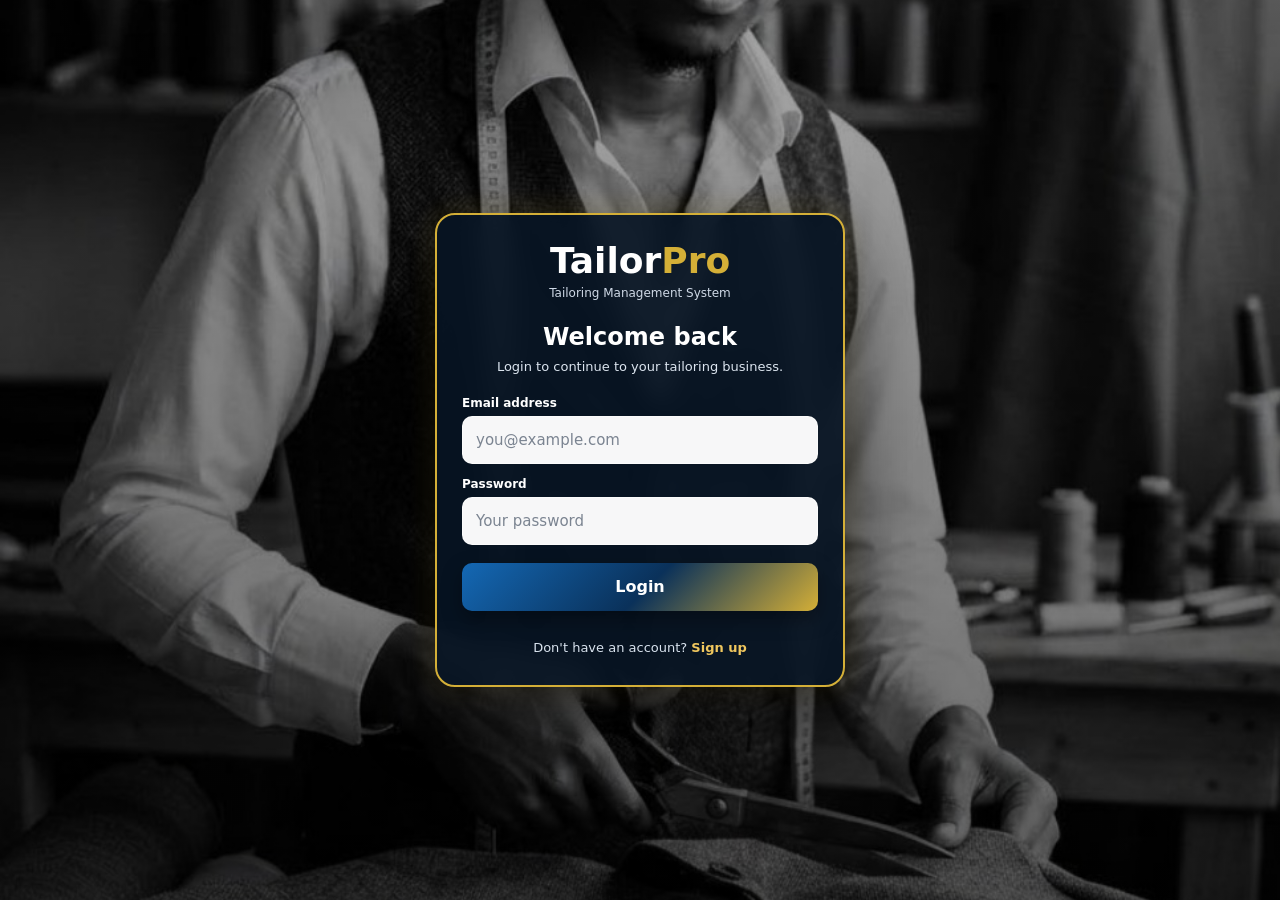
<file: index.html>
<!doctype html>
<html lang="en">
<head>
<meta charset="utf-8">
<meta name="viewport" content="width=device-width,initial-scale=1">
<title>TailorPro Manager</title>
<link rel="stylesheet" href="styles.css">


</head>
<body>
<div id="authScreen" class="auth-screen">
  <div class="auth-card">

    <div class="auth-brand">Tailor<span>Pro</span></div>
    <div class="auth-subbrand">Tailoring Management System</div>

    <div id="authMessage" class="auth-message hidden"></div>

    <div id="authTitle">Welcome back</div>
    <div id="authSubtitle" class="auth-help">Login to continue to your tailoring business.</div>

    <form id="loginForm" class="auth-form" onsubmit="login(event)">
      <div class="auth-field">
        <label for="loginEmail">Email address</label>
        <input id="loginEmail" type="email" autocomplete="username"
               required placeholder="you@example.com">
      </div>

      <div class="auth-field">
        <label for="loginPassword">Password</label>
        <input id="loginPassword" type="password" autocomplete="current-password"
               required placeholder="Your password">
      </div>

      <button class="auth-submit" type="submit">Login</button>

      <div class="auth-switch">
        Don't have an account?
        <button type="button" onclick="switchAuth('signup')">Sign up</button>
      </div>
    </form>

    <form id="signupForm" class="auth-form hidden" onsubmit="signUp(event)">
      <div class="auth-field">
        <label for="signupName">Full name</label>
        <input id="signupName" autocomplete="name"
               required placeholder="Your full name">
      </div>

      <div class="auth-field">
        <label for="signupShop">Shop / Business name</label>
        <input id="signupShop" autocomplete="organization"
               required placeholder="Your tailoring shop">
      </div>

      <div class="auth-field">
        <label for="signupEmail">Email address</label>
        <input id="signupEmail" type="email" autocomplete="username"
               required placeholder="you@example.com">
      </div>

      <div class="auth-field">
        <label for="signupPassword">Password</label>
        <input id="signupPassword" type="password" autocomplete="new-password"
               minlength="6" required placeholder="At least 6 characters">
      </div>

      <div class="auth-field">
        <label for="signupConfirm">Confirm password</label>
        <input id="signupConfirm" type="password" autocomplete="new-password"
               minlength="6" required placeholder="Repeat your password">
      </div>

      <button class="auth-submit" type="submit">Create Account</button>

      <div class="auth-switch">
        Already have an account?
        <button type="button" onclick="switchAuth('login')">Login</button>
      </div>
    </form>

  </div>
</div>

<div id="appShell" class="app auth-locked">
<aside class="side"><div class="brand">TailorPro<small>Tailoring Management System</small></div><div class="nav">
<button data-page="dashboard" class="active">Dashboard</button><button data-page="customers">Customers</button><button data-page="measurements">Measurements</button><button data-page="orders">Orders</button><button data-page="payments">Payments</button><button data-page="reports">Reports</button><button data-page="settings">Settings</button>
</div></aside>
<div class="mobilebar"><button data-page="dashboard">Dashboard</button><button data-page="customers">Customers</button><button data-page="measurements">Measurements</button><button data-page="orders">Orders</button><button data-page="payments">Payments</button><button data-page="reports">Reports</button><button data-page="settings">Settings</button></div>
<main class="main">
<div class="top"><div><h1 id="pageTitle">Dashboard</h1><div class="muted">Manage your tailoring business in one place.</div></div><div class="toolbar"><button class="btn secondary" onclick="backupData()">Backup</button><button class="btn" onclick="openCustomer()">+ New Customer</button><div class="account-bar"><span id="accountName" class="account-name"></span><button class="logout-btn" onclick="logout()">Logout</button></div></div></div>

<section id="dashboard" class="page active">
<div class="grid">
<div class="card"><div class="muted">Customers</div><div class="metric" id="mCustomers">0</div></div>
<div class="card"><div class="muted">Active Orders</div><div class="metric" id="mActive">0</div></div>
<div class="card"><div class="muted">Due Today</div><div class="metric" id="mDue">0</div></div>
<div class="card"><div class="muted">Outstanding Balance</div><div class="metric" id="mBalance">₦0</div></div><div class="card"><div class="muted">Overdue Orders</div><div class="metric" id="mOverdue">0</div></div>
</div>
<div class="section"><div class="sectionhead"><h2>Recent Orders</h2><button class="btn secondary" onclick="openOrder()">+ New Order</button></div><div class="tablewrap"><table class="table"><thead><tr><th>Order</th><th>Customer</th><th>Outfit</th><th>Collection Date</th><th>Status</th><th>Balance</th></tr></thead><tbody id="recentOrders"></tbody></table></div></div>
</section>

<section id="customers" class="page">
<div class="toolbar"><input id="customerSearch" class="search" placeholder="Search name or phone..." oninput="renderCustomers()"><button class="btn" onclick="openCustomer()">+ New Customer</button></div>
<div class="section"><div class="tablewrap"><table class="table"><thead><tr><th>Customer</th><th>Phone</th><th>Orders</th><th>Latest Measurement</th><th>Actions</th></tr></thead><tbody id="customerRows"></tbody></table></div></div>
</section>

<section id="measurements" class="page">
<div class="toolbar"><select id="measurementCustomer" onchange="renderMeasurements()"><option value="">Select customer</option></select><button class="btn" onclick="openMeasurement()">+ Add Measurement</button></div>
<div class="section"><div class="tablewrap"><table class="table"><thead><tr><th>Customer</th><th>Shoulder</th><th>Chest</th><th>Waist</th><th>Hip</th><th>Sleeve</th><th>Length</th><th>Date</th></tr></thead><tbody id="measurementRows"></tbody></table></div></div>
</section>

<section id="orders" class="page">
<div class="orders-header">
  <div><h2 class="page-section-title">Order Management</h2><p class="muted">Create, track, edit, collect payments and print receipts for every tailoring order.</p></div>
  <button class="btn" onclick="openOrder()">+ New Order</button>
</div>
<div class="order-toolbar">
  <input id="orderSearch" class="search" placeholder="Search order, customer or outfit..." oninput="renderOrders()">
  <select id="orderStatusFilter" onchange="renderOrders()"><option value="">All statuses</option><option>Received</option><option>Cutting</option><option>Sewing</option><option>Finishing</option><option>Ready for Collection</option><option>Delivered</option></select>
  <select id="orderPriorityFilter" onchange="renderOrders()"><option value="">All priorities</option><option>Normal</option><option>Urgent</option></select>
  <select id="orderDueFilter" onchange="renderOrders()"><option value="">All dates</option><option value="today">Due today</option><option value="upcoming">Upcoming</option><option value="overdue">Overdue</option></select>
  <button class="btn secondary" onclick="document.getElementById('orderSearch').value='';document.getElementById('orderStatusFilter').value='';document.getElementById('orderPriorityFilter').value='';document.getElementById('orderDueFilter').value='';renderOrders()">Clear Filters</button>
</div>
<div class="order-summary-strip"><span id="orderCount">0 orders</span><span>Statuses: Received → Cutting → Sewing → Finishing → Ready for Collection → Delivered</span></div>
<div class="section"><div class="tablewrap orders-table-wrap"><table class="table orders-table"><thead><tr><th>Order</th><th>Customer</th><th>Outfit</th><th>Material Received</th><th>Collection</th><th>Status</th><th>Total</th><th>Balance</th><th>Actions</th></tr></thead><tbody id="orderRows"></tbody></table></div></div>
</section>

<section id="payments" class="page">
<div class="toolbar"><button class="btn" onclick="openPayment()">+ Record Payment</button></div><div class="section"><div class="tablewrap"><table class="table"><thead><tr><th>Date</th><th>Order</th><th>Customer</th><th>Amount</th><th>Method</th></tr></thead><tbody id="paymentRows"></tbody></table></div></div>
</section>

<section id="reports" class="page">
<div class="grid">
<div class="card"><div class="muted">Total Revenue</div><div class="metric" id="rRevenue">₦0</div></div>
<div class="card"><div class="muted">Total Orders</div><div class="metric" id="rOrders">0</div></div>
<div class="card"><div class="muted">Delivered</div><div class="metric" id="rDelivered">0</div></div>
<div class="card"><div class="muted">Unpaid/Part-paid</div><div class="metric" id="rUnpaid">0</div></div>
</div>
<div class="section card"><h2>Business Summary</h2><p class="muted">Use the Payments and Orders sections to review individual records. Data is stored locally in this browser for this prototype.</p></div>
</section>
<section id="settings" class="page">
<div class="grid">
<div class="card"><h2>Data Backup</h2><p class="muted">Export all customers, measurements, orders and payments to a JSON backup file.</p><button class="btn" onclick="backupData()">Download Backup</button></div>
<div class="card"><h2>Restore Data</h2><p class="muted">Restore a TailorPro JSON backup. Existing data will be replaced.</p><input id="restoreFile" type="file" accept="application/json" onchange="restoreData(event)"></div>
<div class="card"><h2>Business</h2><p class="muted">TailorPro Manager V2 · English · NGN</p><p class="muted">Local prototype with browser storage.</p></div>
</div>
</section>
</main></div>
</div>

<div id="modal" class="modal hidden"><div class="modalbox"><div class="modalhead"><h2 id="modalTitle"></h2><button class="x" onclick="closeModal()">×</button></div><div id="modalBody"></div></div></div>
<script src="app.js?v=loginfix2"></script>
</body>
</html>
</file>
